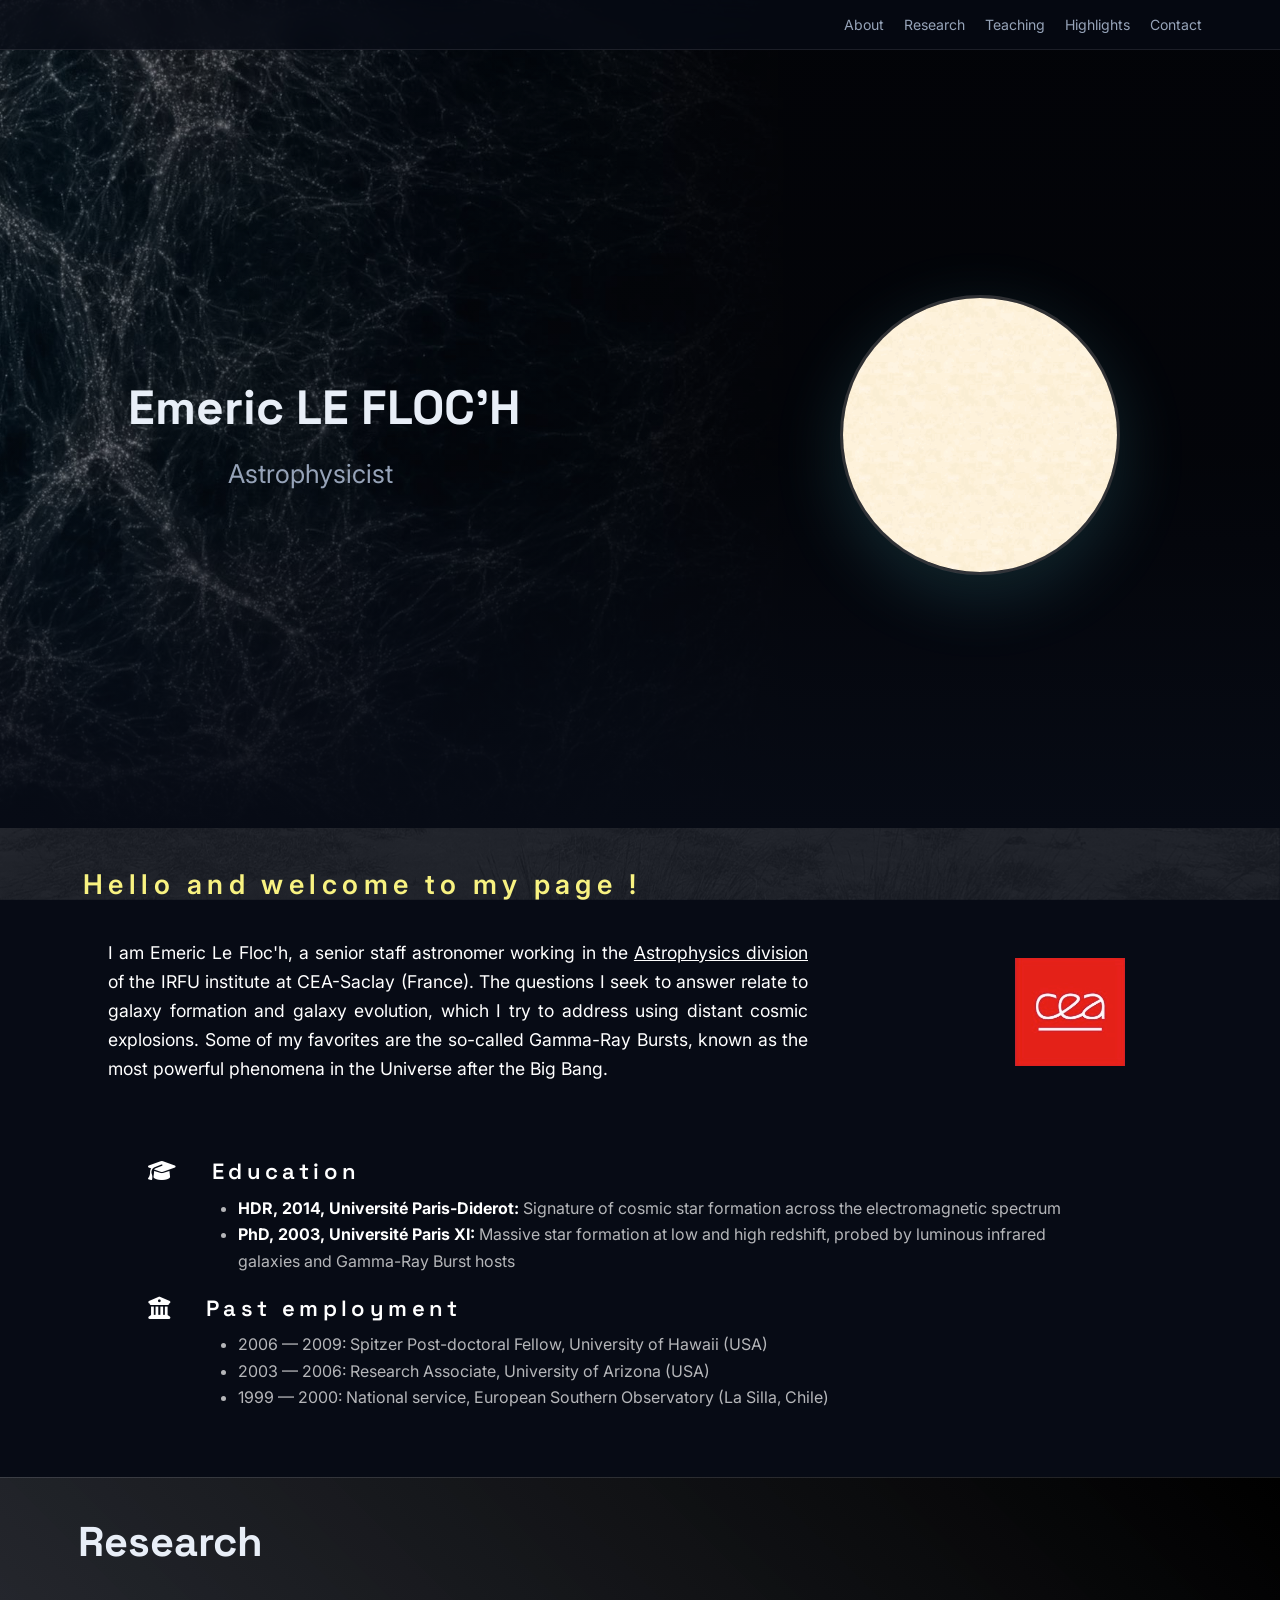
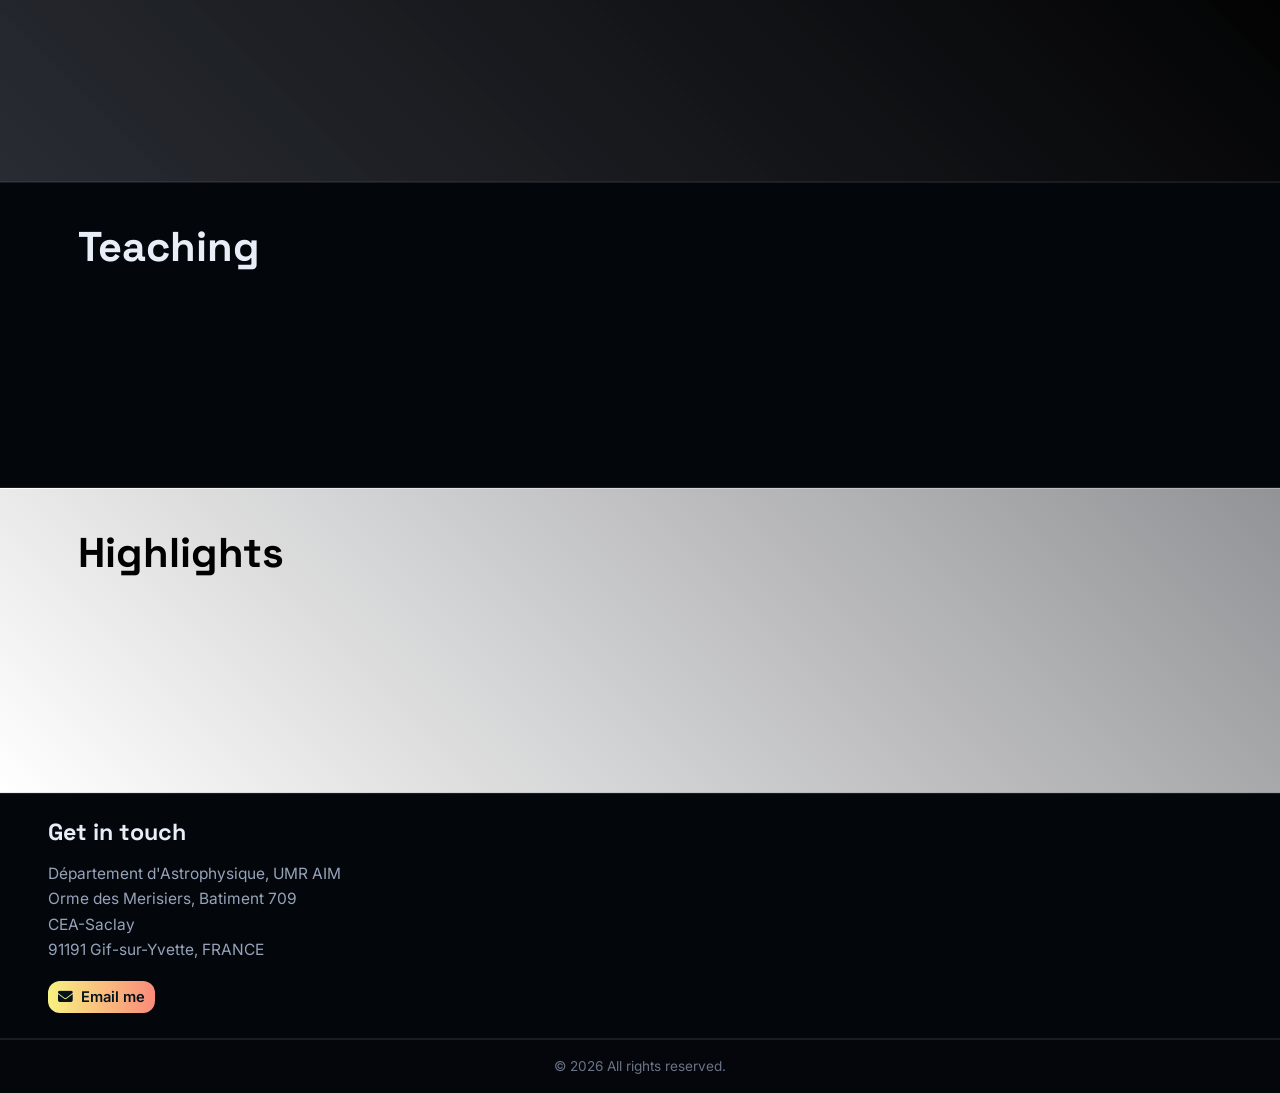
<file: index.html>
<!DOCTYPE html>
<html lang="en">
<head>
  <meta charset="UTF-8">
  <meta name="viewport" content="width=device-width, initial-scale=1.0">
  <meta name="description" content="Emeric Le Floc'h">
  <title>Emeric Le Floc'h</title>
  <link rel="stylesheet" href="https://cdnjs.cloudflare.com/ajax/libs/font-awesome/6.5.0/css/all.min.css">
  <link rel="icon" type="image/svg+xml" href="./images/logo_cea.jpg">
  <link rel="stylesheet" href="./assets/site.css">
</head>
<body data-root="." data-page="home">
  <div id="site-header"></div>

  <!-- Hero -->
  <header class="hero">
    <div class="hero-bg"></div><div class="hero-fade"></div>
    <div class="hero-in">
      <div>
        <h1 class="page-title" style="margin: 0 50px 0">Emeric LE FLOC'H</h1>
        <p class="hero-role" style="margin: 20px 150px 0">  Astrophysicist</p>
      </div>
      <div class="portrait"><img src="images/back_low.gif" alt="Emeric LE FLOC'H"></div>
    </div>
  </header>

  <!-- Personal -->
  <section id="about">
    <div class="wrap">
      <div class="sec-eyebrow" style="font-size:1.7rem  ; margin: 35px 35px 0px">Hello and welcome to my page ! 
      </div>
      <div class="wrap join-flex" style="padding:0px 0px">
      <div style="max-width:820px">            
   	    <p class="sec-lead" style="font-size:1.1rem ; margin: 30px 60px;color:rgba(255,255,255,1); text-align:justify"  >I am Emeric 
            Le Floc'h, a senior staff astronomer working in the <a href="https://irfu.cea.fr/dap">Astrophysics division</a> of the IRFU institute at
             CEA-Saclay (France). The questions I seek to answer relate to galaxy formation
             and galaxy evolution, which I try to address using distant cosmic explosions. Some of my favorites
             are the so-called Gamma-Ray Bursts, known as the most powerful phenomena in the Universe 
             after the Big Bang.	</p>	
       </div>
       <div style="flex:1;margin:50px -00px 0px 0px; display: grid; place-items: center">
         <img src="images/logo_cea.jpg" alt="Centered Image" ; style="width:110px;height:auto">
       </div>  
     </div>
   </div>
   <div class="wrap" style="text-align:left">
      <h2 class="sec-eyebrow"  style="margin: 40px 100px 0px; color:rgba(255,255,255,1)">
         <i class="fas fa-graduation-cap"></i> &nbsp; Education
      </h2> 
      <ul> 
        <style>
          li {
            margin-bottom: 0px; /* Adjust this value to increase/decrease vertical space */
          }
        </style>
        <div class="sec-lead" style="font-size:1rem ; max-width:980px ; margin: -10px 150px 0px;color:rgba(255,255,255,.7); text-align:left">
          <li><span style="color: white;"><strong>HDR, 2014, Université Paris-Diderot:</strong></span> Signature of 
            cosmic star formation across the electromagnetic spectrum</li>
          <li><span style="color: white;"><strong>PhD, 2003, Université Paris XI:</strong></span> Massive star formation at low and high redshift, probed by 
            luminous infrared galaxies and Gamma-Ray Burst hosts</li>
        </div>
      </ul>
    <!-- </div>
    <div class="wrap" style="margin: 30px 100px 0px; text-align:left"> -->
      <h2 class="sec-eyebrow"  style="margin: 10px 100px 0px; color:rgba(255,255,255,1)">
        <i class="fas fa-university"></i> &nbsp; Past employment
      </h2> 
      <ul> 
        <style>
          li {
            margin-bottom: 0px; /* Adjust this value to increase/decrease vertical space */
          }
        </style>
        <div class="sec-lead" style="font-size:1rem ; max-width:980px ; margin: -10px 150px 0px;color:rgba(255,255,255,.7); text-align:left">
          <li>2006 &mdash; 2009: Spitzer Post-doctoral Fellow, University of Hawaii (USA)</li>
          <li>2003 &mdash; 2006: Research Associate, University of Arizona (USA)</li>
          <li>1999 &mdash; 2000:  National service, European Southern Observatory (La Silla, Chile)</li>
        </div>
      </ul>
    </div>

    <br> <br> 
  </section> 

  
    



<!-- Research -->
  <section class="band2" id="research" style="padding-top:0px">
    <div class="wrap">
      <h2 style="font-size:2.6rem;margin: 30px 30px 0px;color:var(--ink)">Research</h2>
   <br> <br>  <br> <br>  <br> <br>  <br> <br> 
    </div>
  </section>

<!-- Teaching -->
  <section class="band" id="teaching" style="padding-top:0px">
    <div class="wrap">
      <h2 style="font-size:2.6rem;margin: 30px 30px 0px;color:var(--ink)">Teaching</h2>
   <br> <br>  <br> <br>  <br> <br>  <br> <br> 
    </div>
  </section>


<!-- Highlights -->
  <section class="band3" id="highlights" style="padding-top:0px">
    <div class="wrap">
      <h2 style="font-size:2.6rem;margin: 30px 30px 0px;color:black">Highlights</h2>
   <br> <br>  <br> <br>  <br> <br>  <br> <br> 
    </div>
  </section>


  <!-- Contact -->
  <section class="band" id="contact" style="padding-top:0px">
    <div class="wrap">
     <div class="wrap join-flex" style="padding:0px 0"> 
      <div style="max-width:560px">
       <!-- <div class="sec-eyebrow">Contact</div> 
      <h2 class="sec-title">Get in touch</h2>
      <div class="grid2" style="align-items:start">. 
        <div class="contact-box"> -->
          <h2 style="color:var(--ink)">Get in touch</h2>
          <p style="color:var(--muted);margin:-10px 0 18px">
            Département d'Astrophysique, UMR AIM <br>
            Orme des Merisiers, Batiment 709 <br>
            CEA-Saclay <br>
            91191 Gif-sur-Yvette, FRANCE
          </p>
          <a class="btn btn-primary" href="mailto:emeric.lefloch@cea.fr"><i class="fas fa-envelope"></i>&nbsp; Email me</a>
          <p style="color:var(--muted);margin:8px 0 25px">
          </p>
        <!-- </div>
         <div class="map-embed">
          <iframe src="https://www.google.com/maps?q=50+St+George+St,+Toronto,+ON+M5S+3H4,+Canada&hl=en&z=16&output=embed"
            loading="lazy" referrerpolicy="no-referrer-when-downgrade" title="Office location"></iframe>
        </div> 
      </div> -->
         </div>
            </div>

    </div>
  </section>


  <div id="site-footer"></div>
  <script src="site-shell.js"></script>
  
</body>
</html>
</file>
<file: assets/site.css>
@import url('https://fonts.googleapis.com/css2?family=Space+Grotesk:wght@400;500;600;700&family=Inter:wght@400;500;600&display=swap');

:root{
  --bg:#070b15; --bg2:#0c1322; --card:#111a2d; --card2:#15203a;
  --ink:#e8eef7; --muted:#96a3b8; --accent2:#fa8b7a; --accent:#f8f281; --gold:#fbbf24; --my_yellow:#f7f7f3; --my_orange:#e9dbab;--my_grey:#c5c5c5bc;--my_dark_grey:#7c7c7c4a;
  --line:rgba(255,255,255,.09);
  --font-display:'Space Grotesk',sans-serif;
  --font-body:'Inter',sans-serif;
}

/* ----- base ----- */
*,*::before,*::after{box-sizing:border-box}
/* Base color lives on <html> so the fixed photo layers below always show
   (a solid color on <body> would paint over negative-z-index pseudos). */
html{scroll-behavior:smooth;height:auto;scroll-padding-top:70px;background:var(--bg)}
body{
  display:flex;flex-direction:column;height:auto;min-height:100vh;margin:0;
  background:transparent;color:var(--ink);
  font-family:var(--font-body) !important;line-height:1.65;font-size:15.5px;
}
body > *{flex-shrink:0}
#site-footer{margin-top:auto}
h1,h2,h3,h4,h5,.brand{font-family:var(--font-display)}
/* Cleaner line breaking: balanced headings, no single-word orphans in prose */
h1,h2,h3{text-wrap:balance}
p,.sec-lead,.note,.pillar span,.rcard p,.hl p,.prog p{text-wrap:pretty}
a{color:inherit}
.wrap{max-width:1240px;margin:0 auto;padding:0 28px}

/* Faint fixed photo behind everything, a different personal shot per page.
   ::before = the photo, ::after = a dark veil that keeps text readable while
   still letting the image read through. */
body::before{
  content:"";position:fixed;inset:0;z-index:-2;
  background:url('/images/betsileo.jpg') center/cover no-repeat;
}
body[data-page="research"]::before{background-image:url('/images/mybackround.jpg')}
body[data-page="teaching"]::before{background-image:url('/images/mybackround.jpg')}
body[data-page="highlights"]::before{background-image:url('/images/mybackround.jpg')}
body::after{
  content:"";position:fixed;inset:0;z-index:-1;
  background:linear-gradient(180deg,rgba(7,11,21,.6) 0%,rgba(7,11,21,.74) 100%);
}
/* Legacy pages carry their own .full-bg-image div — hide it and use the body layers. */
.full-bg-image{display:none !important}

/* ----- shared nav (includes/header.html) ----- */
.site-nav{position:fixed;top:0;left:0;right:0;z-index:100;backdrop-filter:blur(14px);
  -webkit-backdrop-filter:blur(14px);background:rgba(7,11,21,.78);border-bottom:1px solid var(--line)}
.site-nav .nav-in{max-width:1180px;margin:0 auto;padding:13px 28px;display:flex;align-items:center;gap:22px}
.site-nav .brand{font-weight:700;font-size:1.02rem;letter-spacing:.02em;color:var(--ink);text-decoration:none;white-space:nowrap}
.site-nav .brand span{color:var(--accent)}
.site-nav .nav-links{display:flex;gap:20px;margin-left:auto;font-size:.88rem;align-items:center}
.site-nav .nav-links a{color:var(--muted);text-decoration:none;transition:color .15s}
.site-nav .nav-links a:hover{color:var(--ink)}
.site-nav .nav-links a.active{color:var(--accent)}
.site-nav .nav-cta{background:linear-gradient(90deg,var(--accent),var(--accent2));color:#04121b !important;
  font-weight:600;padding:7px 15px;border-radius:99px;font-size:.85rem}
.site-nav .nav-socials{display:flex;gap:12px;font-size:1rem}
.site-nav .nav-socials a{color:var(--muted)}
.site-nav .nav-socials a:hover{color:var(--accent)}
.nav-toggle{display:none;background:none;border:none;color:var(--ink);font-size:1.5rem;cursor:pointer;margin-left:auto;padding:2px 8px}
/* spacer so page content clears the fixed nav */
.nav-offset{height:64px}

/* ----- footer ----- */
.site-footer{border-top:1px solid var(--line);color:var(--muted);font-size:.85rem;
  background:rgba(1, 1, 1, 0.428);padding:15px 0 15px;margin-top:0px;text-align:center}
.site-footer a{color:var(--muted);text-decoration:none}
.site-footer a:hover{color:var(--accent)}
.site-footer .foot-flex{max-width:1180px;margin:0 auto;padding:0 28px;
  display:flex;justify-content:space-between;gap:30px;flex-wrap:wrap}
.site-footer b{color:var(--ink)}

/* ----- section primitives ----- */
.sec-eyebrow{font-size:1.38rem;letter-spacing:.2em;color:var(--accent);font-weight:600;margin-bottom:10px}
h1.page-title{font-size:207rem;font-weight:700;margin:0 100px 12px}
h2.sec-title{font-size:1.95rem;font-weight:700;margin:0 0 12px}
.sec-lead{color:var(--muted);max-width:760px;margin:0 0 38px}

/* ----- buttons ----- */
.btn{display:inline-block;padding:4px 10px;border-radius:12px;font-weight:600;font-size:.92rem;
  text-decoration:none;transition:.2s;cursor:pointer;font-family:var(--font-body)}
.btn-primary{background:linear-gradient(90deg,var(--accent),var(--accent2));color:#04121b;border:none}
.btn-primary:hover{transform:translateY(-2px);color:#04121b}
.btn-ghost{border:1px solid rgba(255,255,255,.25);color:var(--ink)}
.btn-ghost:hover{background:rgba(255,255,255,.08);color:var(--ink)}
.btn-sm{padding:8px 16px;font-size:.84rem;border-radius:9px}
.cta-row{display:flex;gap:14px;flex-wrap:wrap}

/* ----- hero (home) ----- */
.hero{position:relative;min-height:92vh;display:flex;align-items:center;overflow:hidden}
.hero-bg{position:absolute;inset:0;background:url('../images/back-cosmo.jpg') center/cover no-repeat;filter:brightness(.82) saturate(1.1)}
.hero-fade{position:absolute;inset:0;background:linear-gradient(180deg,rgba(7,11,21,.25) 0%,rgba(7,11,21,.35) 55%,var(--bg) 100%)}
.hero-in{position:relative;display:grid;grid-template-columns:1.05fr .75fr;gap:56px;align-items:center;
  width:100%;max-width:1180px;margin:0 auto;padding:120px 28px 70px}
.hero-in h1{font-size:3.0rem;line-height:1.07;font-weight:700;margin:0 0 16px}
.hero-role{color:var(--muted);font-size:1.62rem;margin-bottom:22px}
.hero-role b{color:var(--ink);font-weight:600}
.hero-mission{font-size:1.12rem;color:#c9d4e3;max-width:560px;margin-bottom:30px}
.hero-mission em{color:var(--accent);font-style:normal;font-weight:600}
.eyebrow{font-size:1.8rem;letter-spacing:.22em;color:var(--accent);margin-bottom:18px;font-weight:600}
.stats{display:flex;gap:14px;flex-wrap:wrap;margin-bottom:34px}
.stat{background:rgba(255,255,255,.06);border:1px solid var(--line);border-radius:14px;padding:10px 18px;backdrop-filter:blur(6px)}
.stat b{display:block;font-family:var(--font-display);font-size:1.25rem;color:var(--accent)}
.stat span{font-size:.72rem;color:var(--muted);letter-spacing:.04em;text-transform:uppercase}
.portrait{position:relative;justify-self:center}
.portrait img{width:280px;height:280px;object-fit:cover;border-radius:50%;
  border:3px solid rgba(255,255,255,.18);box-shadow:0 20px 70px rgba(103,232,249,.15)}
.portrait::after{content:"";position:absolute;inset:-14px;border-radius:50%;border:1px rgba(103,232,249,.35)}

/* ----- page header (subpages) ----- */
.page-head{padding:120px 0 26px;background:linear-gradient(180deg,rgba(10,16,32,.55) 0%,rgba(7,11,21,.15) 100%)}

/* ----- generic card grids ----- */
.grid2{display:grid;grid-template-columns:repeat(2,1fr);gap:20px}
.grid3{display:grid;grid-template-columns:repeat(3,1fr);gap:20px}
.grid4{display:grid;grid-template-columns:repeat(4,1fr);gap:20px}
.rcard{background:var(--card);border:1px solid var(--line);border-radius:18px;overflow:hidden;
  transition:.25s;text-decoration:none;display:block;color:var(--ink)}
.rcard:hover{transform:translateY(-6px);border-color:rgba(103,232,249,.4);box-shadow:0 18px 50px rgba(0,0,0,.45);color:var(--ink)}
.rcard img{width:100%;height:150px;object-fit:cover;display:block}
.rcard .pad{padding:18px 18px 22px}
.rcard h3{font-size:1.06rem;margin:0 0 8px}
.rcard p{font-size:.85rem;color:var(--muted);margin:0}

/* ----- badges (deliberately understated) ----- */
.badge{display:inline-block;font-size:.72rem;font-weight:500;letter-spacing:.01em;text-transform:none;
  padding:1px 9px;border-radius:99px;width:fit-content;background:none;
  border:1px solid rgba(255,255,255,.13);color:var(--muted)}
.badge.first{color:#8fc6d8;border-color:rgba(103,232,249,.2)}
.badge.student{color:#cdbd93;border-color:rgba(251,191,36,.18)}
.badge.co{display:none}
.badge.new{color:#8cccab;border-color:rgba(52,211,153,.2)}

/* ----- publication preview cards (home) ----- */
.pub-strip{display:grid;grid-template-columns:repeat(3,1fr);gap:20px;margin-bottom:26px}
.pubcard{background:var(--card);border:1px solid var(--line);border-radius:18px;padding:22px;
  display:flex;flex-direction:column;gap:10px;transition:.25s;text-decoration:none;color:var(--ink)}
.pubcard:hover{border-color:rgba(129,140,248,.5);transform:translateY(-4px);color:var(--ink)}
.pubcard h3{font-size:.98rem;line-height:1.45;font-weight:600;margin:0}
.pubcard .meta{font-size:.8rem;color:var(--muted);margin-top:auto}
.linkline{color:var(--accent);font-size:.92rem;font-weight:600;text-decoration:none}
.linkline:hover{text-decoration:underline;color:var(--accent)}

/* ----- flagship / spotlight cards ----- */
.flag-grid{display:grid;grid-template-columns:1.15fr 1fr;gap:20px}
.flag-main{position:relative;border-radius:20px;overflow:hidden;min-height:380px;border:1px solid var(--line);
  display:block;text-decoration:none;color:var(--ink)}
.flag-main img{position:absolute;inset:0;width:100%;height:100%;object-fit:cover;filter:brightness(.55)}
.flag-main .pad{position:relative;padding:34px;display:flex;flex-direction:column;justify-content:flex-end;height:100%;min-height:380px}
.flag-main h3{font-size:1.7rem;margin:0 0 8px}
.flag-main p{color:#d4dce8;font-size:.92rem;max-width:480px;margin:0}
.tag{display:inline-block;background:rgba(103,232,249,.16);color:var(--accent);border-radius:99px;
  font-size:.7rem;font-weight:700;letter-spacing:.08em;padding:4px 12px;margin-bottom:12px;width:fit-content;text-transform:uppercase}
.flag-side{display:grid;grid-template-rows:repeat(3,1fr);gap:20px}
.flag-s{position:relative;border-radius:16px;overflow:hidden;border:1px solid var(--line);
  display:flex;align-items:flex-end;text-decoration:none;color:var(--ink);min-height:110px}
.flag-s img{position:absolute;inset:0;width:100%;height:100%;object-fit:cover;filter:brightness(.5)}
.flag-s .pad{position:relative;padding:16px 20px}
.flag-s h4{font-family:var(--font-display);font-size:1.05rem;margin:4px 0 0}
.flag-s span{font-size:.78rem;color:#c3cddc}
.flag-tag{margin-bottom:0;font-size:.6rem;padding:3px 9px}
.flag-s span.flag-tag{color:var(--accent)}

/* ----- spotlight rows (projects page) ----- */
.spot-row{display:grid;grid-template-columns:.55fr 1fr;gap:26px;align-items:center;
  background:var(--card);border:1px solid var(--line);border-radius:18px;padding:22px;margin-bottom:22px}
.spot-row img{width:100%;border-radius:12px}
.spot-row h3{margin:0 0 8px;font-size:1.3rem}
.spot-row p{color:var(--muted);font-size:.95rem;margin:0 0 14px}

/* ----- program cards (collaborations) ----- */
.prog-grid{display:grid;grid-template-columns:repeat(2,1fr);gap:20px}
.prog{background:var(--card);border:1px solid var(--line);border-radius:16px;padding:22px;text-align:center;
  display:flex;flex-direction:column;gap:8px;transition:.2s}
.prog:hover{border-color:rgba(103,232,249,.35)}
.prog img{width:100px;height:100px;object-fit:contain;margin:0 auto 6px;border-radius:10px;background:rgba(255,255,255,.04)}
.prog h4{margin:0;font-size:1.02rem}
.prog .pis{font-size:.78rem;color:var(--accent);font-weight:600}
.prog p{font-size:.83rem;color:var(--muted);margin:0 0 8px;text-align:left}
.prog .btn{margin-top:auto;align-self:center}

/* ----- pillars (research) ----- */
.pillars{display:grid;grid-template-columns:repeat(4,1fr);gap:16px;margin:44px 0 8px}
.pillar{background:var(--card);border:1px solid var(--line);border-radius:14px;padding:18px;display:flex;gap:14px;align-items:flex-start}
.pillar img{width:34px;filter:invert(1) brightness(1.6)}
.pillar h4{font-size:.95rem;margin:0 0 3px}
.pillar span{font-size:.78rem;color:var(--muted)}

/* ----- highlight cards (research) ----- */
.hl-grid{display:grid;grid-template-columns:repeat(3,1fr);gap:20px}
.hl{background:var(--card);border:1px solid var(--line);border-radius:18px;overflow:hidden;transition:.25s;
  display:flex;flex-direction:column;text-decoration:none;color:var(--ink)}
.hl:hover{transform:translateY(-5px);border-color:rgba(103,232,249,.4);color:var(--ink)}
.hl img{width:100%;height:190px;object-fit:cover}
.hl .pad{padding:18px 20px 22px;display:flex;flex-direction:column;gap:8px;flex:1}
.hl h3{font-size:1.05rem;line-height:1.4;margin:0}
.hl p{font-size:.85rem;color:var(--muted);margin:0}
.hl .meta{margin-top:auto;font-size:.78rem;color:#7e8ba0}

/* ----- publications browser ----- */
.pub-head{display:flex;align-items:flex-end;justify-content:space-between;gap:20px;flex-wrap:wrap;margin-bottom:22px}
.statbar{font-size:.85rem;color:var(--muted);align-self:flex-end}
.controls{display:flex;gap:12px;flex-wrap:wrap;align-items:center;margin-bottom:26px}
.tabs{display:flex;background:var(--card);border:1px solid var(--line);border-radius:12px;padding:4px;gap:2px;flex-wrap:wrap}
.tab{padding:8px 16px;border-radius:9px;font-size:.85rem;color:var(--muted);cursor:pointer;border:none;background:none;
  font-family:var(--font-body);font-weight:500}
.tab.on{background:linear-gradient(90deg,rgba(103,232,249,.18),rgba(129,140,248,.18));color:var(--ink)}
.search{flex:1;min-width:220px;background:var(--card);border:1px solid var(--line);border-radius:12px;
  padding:10px 16px;color:var(--ink);font-family:var(--font-body);font-size:.9rem;outline:none}
.search:focus{border-color:rgba(103,232,249,.5)}
.yearhead{font-family:var(--font-display);font-size:1.2rem;color:var(--accent);margin:30px 0 6px;padding-bottom:6px;
  border-bottom:1px solid var(--line);display:flex;justify-content:space-between;align-items:baseline}
.yearhead small{color:var(--muted);font-family:var(--font-body);font-size:.78rem}
.pubrow{display:flex;gap:16px;padding:14px 10px;border-bottom:1px solid rgba(255,255,255,.05);align-items:flex-start;transition:.15s}
.pubrow:hover{background:rgba(255,255,255,.03);border-radius:10px}
.pubrow .num{color:#5a677c;font-size:.78rem;font-family:var(--font-display);min-width:26px;padding-top:3px}
.pubrow .body{flex:1;min-width:0}
.pubrow .t{font-weight:600;font-size:.95rem;line-height:1.45;overflow-wrap:anywhere}
.pubrow .a{font-size:.82rem;color:var(--muted);margin-top:2px}
.pubrow .a b{color:#c4cfdf;font-weight:600}
.pubrow .badges{display:flex;gap:6px;margin-top:6px;flex-wrap:wrap}
.pubrow .side{text-align:right;min-width:150px;font-size:.8rem;color:var(--muted)}
.pubrow .side .j{color:#aeb9cc;font-weight:500}
.pubrow .side .links{margin-top:5px;display:flex;gap:10px;justify-content:flex-end}
.pubrow .side .links a{color:var(--accent);font-size:.78rem;font-weight:600;text-decoration:none}
.pubrow .side .cit{margin-top:4px;font-size:.74rem;color:#7e8ba0}
.showmore{display:block;margin:30px auto 0;background:var(--card);border:1px solid var(--line);color:var(--ink);
  border-radius:12px;padding:12px 30px;font-family:var(--font-body);font-weight:600;font-size:.9rem;cursor:pointer}
.showmore:hover{border-color:rgba(103,232,249,.5)}
.note{font-size:.78rem;color:#68758b;margin-top:18px}

/* ----- group / members ----- */
.member-card{display:grid;grid-template-columns:190px 1fr;gap:26px;align-items:center;
  background:var(--card);border:1px solid var(--line);border-radius:18px;padding:22px;margin-bottom:20px}
.member-card img{width:190px;height:190px;object-fit:cover;border-radius:14px}
.member-card h3{margin:0 0 6px;font-size:1.25rem}
.member-card .role{color:var(--accent);font-size:.85rem;font-weight:600;margin-bottom:8px}
.member-card p{color:var(--muted);font-size:.9rem;margin:0 0 4px}
.member-card p b{color:#c4cfdf}
.member-card a{color:var(--accent);text-decoration:none}
.member-card a:hover{text-decoration:underline}
.group-h{font-family:var(--font-display);font-size:1.35rem;color:var(--ink);margin:46px 0 18px;
  padding-bottom:8px;border-bottom:1px solid var(--line)}
.faces{display:flex;align-items:center;margin:26px 0 30px}
.faces img{width:74px;height:74px;border-radius:50%;object-fit:cover;border:3px solid var(--bg);margin-right:-14px}
.faces .more{width:74px;height:74px;border-radius:50%;background:var(--card2);display:flex;align-items:center;
  justify-content:center;font-size:.75rem;color:var(--muted);border:3px solid var(--bg)}

/* ----- news ----- */
.news-flow{display:flex;flex-direction:column}
.news-row{display:flex;gap:26px;padding:16px 0;border-bottom:1px solid var(--line);font-size:.94rem;align-items:baseline}
.news-row .date{color:var(--accent);font-family:var(--font-display);font-weight:600;min-width:105px;font-size:.85rem}
.news-row .txt{color:#c9d4e3}
.news-row .txt a{color:var(--accent);text-decoration:none}
.news-row .txt a:hover{text-decoration:underline}

/* ----- prose / cv lists ----- */
.prose{max-width:920px;color:#c9d4e3;font-size:1rem;line-height:1.8}
.prose h3{margin-top:34px;font-size:1.25rem;color:var(--ink)}
.prose a{color:var(--accent);text-decoration:none}
.prose a:hover{text-decoration:underline}
.cv-list{list-style:none;padding:0;margin:0 0 10px}
.cv-list li{padding:9px 0;border-bottom:1px solid rgba(255,255,255,.05);color:#c9d4e3;font-size:.93rem}
.cv-list li b,.cv-list li strong{color:var(--ink)}
.cv-list li small{color:var(--muted)}
.cv-list li a{color:var(--accent);text-decoration:none}
.cv-list li a:hover{text-decoration:underline}

/* ----- schedule table (events) ----- */
.schedule-table{width:100%;border-collapse:collapse;background:var(--card);border-radius:14px;overflow:hidden;
  border:1px solid var(--line)}
.schedule-table th{background:var(--card2);color:var(--ink);font-family:var(--font-display);
  padding:12px 16px;text-align:left;font-size:.9rem}
.schedule-table td{padding:12px 16px;border-top:1px solid var(--line);color:#c9d4e3;font-size:.9rem}
.schedule-table em{color:var(--accent);font-style:normal;font-weight:600}

/* ----- photo gallery ----- */
.photo-grid{display:grid;grid-template-columns:repeat(4,1fr);gap:12px}
.photo-grid img{width:100%;height:170px;object-fit:cover;border-radius:12px;display:block}
.photo-caption{font-size:.78rem;color:var(--muted);margin-top:6px;text-align:center}

/* ----- contact ----- */
.contact-box{background:var(--card);border:1px solid var(--line);border-radius:16px;padding:24px}
.map-embed{width:100%;height:300px;border-radius:14px;overflow:hidden;border:1px solid var(--line)}
.map-embed iframe{width:100%;height:100%;border:0}

/* ----- bands ----- */
.band{background:rgb(1, 1, 1, 0.43);border-top:1px solid var(--line);border-bottom:1px solid var(--line)}
.band2{background:linear-gradient(45deg,var(--my_dark_grey),black);border-top:1px solid var(--line);border-bottom:1px solid var(--line)}
.band3{background:linear-gradient(45deg,white,var(--my_grey));border-top:1px solid var(--line);border-bottom:1px solid var(--line)}
.join-flex{display:flex;align-items:flex-start;justify-content:space-between;gap:40px;flex-wrap:wrap}

/* ============================================================
   Legacy compatibility (not-yet-migrated subpages: venus, grapes,
   gnz7q, glimpsed — they still load Bootstrap + their own styles)
   ============================================================ */
.list-group-item{background-color:transparent;border:none;padding:.5rem 0;color:#e8eef7}
.list-group-item a{color:var(--accent);text-decoration:underline}
.list-group-item a:hover{color:#a5f3fc}
.scroll-gallery{scrollbar-width:none}
.scroll-gallery::-webkit-scrollbar{display:none}
.btn-info{margin-bottom:20px}
.lead{font-size:1rem;color:var(--muted)}
.carousel-item{height:500px}
.carousel-item img{width:100%;height:100%;object-fit:cover}

/* ----- responsive ----- */
@media (max-width:960px){
  .hero-in{grid-template-columns:1fr;text-align:center;padding-top:100px}
  .portrait{order:-1}
  .portrait img{width:180px;height:180px}
  .hero-in h1{font-size:2.4rem}
  .stats,.cta-row{justify-content:center}
  .grid2,.grid3,.grid4,.pub-strip,.flag-grid,.hl-grid,.prog-grid,.pillars{grid-template-columns:1fr}
  .spot-row{grid-template-columns:1fr}
  .member-card{grid-template-columns:1fr;text-align:center}
  .member-card img{margin:0 auto}
  .photo-grid{grid-template-columns:repeat(2,1fr)}
  .pubrow{flex-direction:column;gap:6px}
  .pubrow .side{text-align:left}
  .pubrow .side .links{justify-content:flex-start}
  h1.page-title{font-size:2rem}
  /* mobile nav */
  .site-nav .nav-links{
    display:none;position:absolute;top:100%;left:0;right:0;flex-direction:column;
    background:rgba(7,11,21,.97);border-bottom:1px solid var(--line);
    padding:18px 28px;gap:16px;align-items:flex-start;font-size:1rem}
  .site-nav .nav-links.open{display:flex}
  .nav-toggle{display:block}
  .site-nav .nav-socials{display:none}
}
</file>
